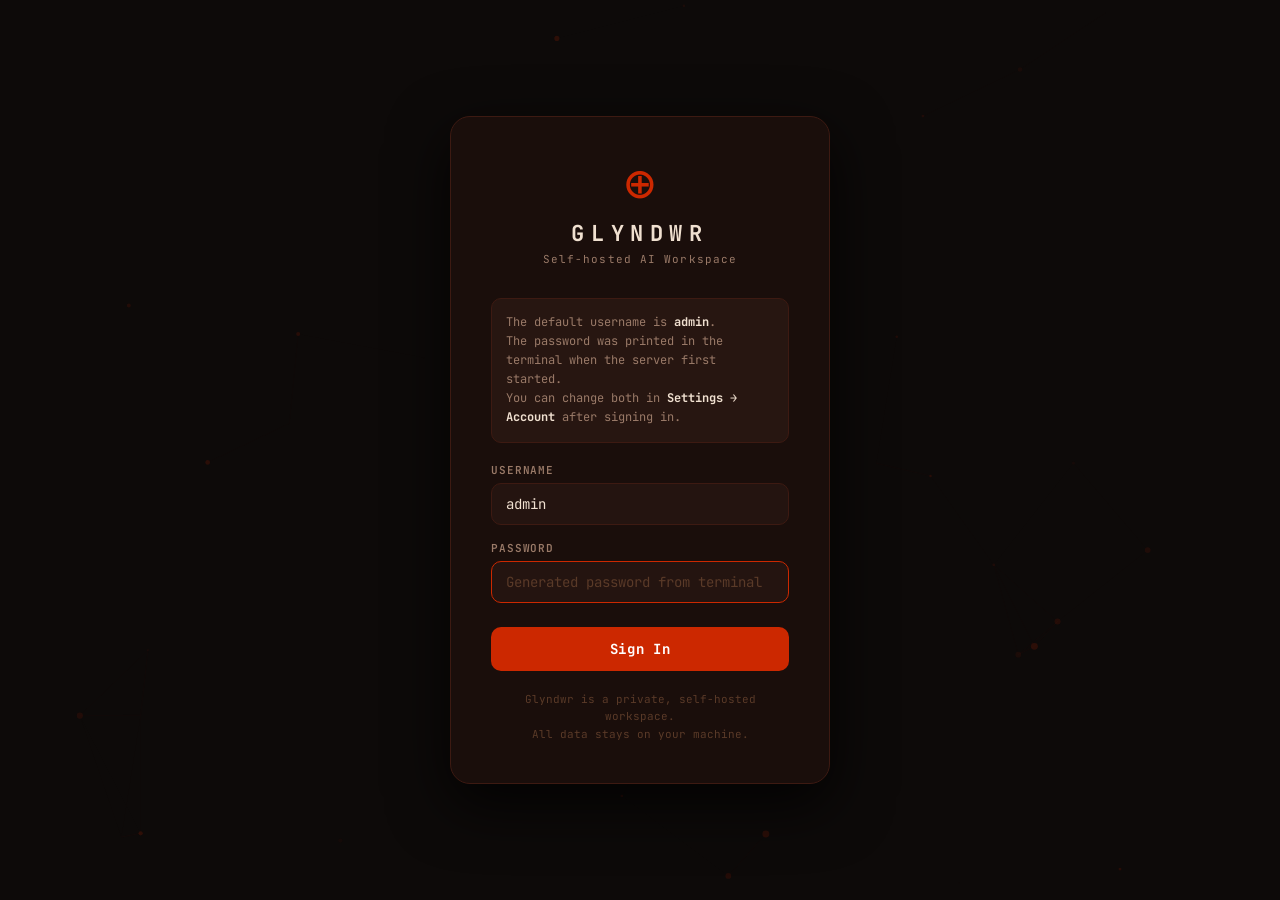
<file: static/login.html>
<!DOCTYPE html>
<html lang="en">
<head>
  <meta charset="UTF-8" />
  <meta name="viewport" content="width=device-width, initial-scale=1.0" />
  <title>Glyndwr — Sign In</title>
  <link rel="icon" href="data:image/svg+xml,<svg xmlns='http://www.w3.org/2000/svg' viewBox='0 0 100 100'><text y='.9em' font-size='90'>⊕</text></svg>" />
  <style>
    @import url('https://fonts.googleapis.com/css2?family=JetBrains+Mono:wght@400;600;700&display=swap');
    *, *::before, *::after { box-sizing: border-box; margin: 0; padding: 0; }
    html, body { height: 100%; }
    body {
      font-family: 'JetBrains Mono', 'Fira Code', monospace;
      background: #0d0a09; color: #f0e0d0;
      display: flex; align-items: center; justify-content: center;
      min-height: 100vh; padding: 20px;
    }
    #bg-canvas { position: fixed; inset: 0; z-index: 0; pointer-events: none; opacity: 0.35; }
    .login-card {
      background: #1a0e0b; border: 1px solid #3d1a12; border-radius: 20px;
      padding: 40px; width: 100%; max-width: 380px;
      position: relative; z-index: 1; box-shadow: 0 20px 60px rgba(0,0,0,0.8);
    }
    .logo { text-align: center; margin-bottom: 32px; }
    .logo-icon { font-size: 52px; color: #cc2800; line-height: 1; display: block; margin-bottom: 10px; }
    .logo-title { font-size: 22px; font-weight: 700; letter-spacing: 0.3em; }
    .logo-sub { font-size: 11px; color: #9a7a68; margin-top: 4px; letter-spacing: 0.1em; }
    .form-group { margin-bottom: 16px; }
    label { display: block; font-size: 11px; font-weight: 600; color: #9a7a68; margin-bottom: 6px; text-transform: uppercase; letter-spacing: 0.08em; }
    input {
      width: 100%; background: #241410; border: 1.5px solid #3d1a12;
      border-radius: 10px; padding: 11px 14px; color: #f0e0d0;
      font-size: 14px; font-family: inherit; outline: none; transition: border-color 0.15s;
    }
    input:focus { border-color: #cc2800; }
    input::placeholder { color: #5a3a28; }
    .btn {
      width: 100%; background: #cc2800; color: #fff; border: none;
      border-radius: 10px; padding: 13px; font-size: 14px; font-weight: 700;
      font-family: inherit; cursor: pointer; transition: background 0.15s;
      letter-spacing: 0.05em; margin-top: 8px;
    }
    .btn:hover { background: #e03000; }
    .btn:disabled { opacity: 0.5; cursor: not-allowed; }
    .error {
      background: rgba(204,40,0,0.1); border: 1px solid rgba(204,40,0,0.35);
      border-radius: 8px; padding: 10px 14px; font-size: 13px;
      color: #cc2800; margin-bottom: 16px; display: none;
    }
    .hint-box {
      background: rgba(90,58,40,0.2); border: 1px solid #3d1a12;
      border-radius: 10px; padding: 14px; margin-bottom: 20px; font-size: 12px;
      color: #9a7a68; line-height: 1.6;
    }
    .hint-box strong { color: #f0e0d0; }
    .hint-box code {
      background: rgba(204,40,0,0.15); color: #cc2800;
      padding: 1px 6px; border-radius: 4px; font-family: inherit; font-size: 12px;
    }
    .spinner {
      display: inline-block; width: 14px; height: 14px;
      border: 2px solid rgba(255,255,255,0.3); border-top-color: #fff;
      border-radius: 50%; animation: spin 0.7s linear infinite;
      vertical-align: middle; margin-right: 6px;
    }
    @keyframes spin { to { transform: rotate(360deg); } }
    .footer-note { text-align: center; font-size: 11px; color: #5a3a28; margin-top: 20px; line-height: 1.6; }
  </style>
</head>
<body>
<canvas id="bg-canvas"></canvas>

<div class="login-card">
  <div class="logo">
    <span class="logo-icon">⊕</span>
    <div class="logo-title">GLYNDWR</div>
    <div class="logo-sub">Self-hosted AI Workspace</div>
  </div>

  <div class="hint-box">
    The default username is <strong>admin</strong>.<br>
    The password was printed in the terminal when the server first started.<br>
    You can change both in <strong>Settings → Account</strong> after signing in.
  </div>

  <div class="error" id="login-error"></div>

  <div class="form-group">
    <label>Username</label>
    <input type="text" id="login-username" value="admin" autocomplete="username" />
  </div>
  <div class="form-group">
    <label>Password</label>
    <input type="password" id="login-password" placeholder="Generated password from terminal" autocomplete="current-password" />
  </div>
  <button class="btn" id="login-btn">Sign In</button>

  <p class="footer-note">
    Glyndwr is a private, self-hosted workspace.<br>
    All data stays on your machine.
  </p>
</div>

<script>
(function() {
  /* ── Animated background ────────────────────── */
  const canvas = document.getElementById('bg-canvas');
  const ctx = canvas.getContext('2d');
  let W, H, nodes = [];
  function resize() { W = canvas.width = window.innerWidth; H = canvas.height = window.innerHeight; }
  resize();
  window.addEventListener('resize', resize);
  for (let i = 0; i < 35; i++) {
    nodes.push({
      x: Math.random() * 1200, y: Math.random() * 900,
      vx: (Math.random() - 0.5) * 0.4, vy: (Math.random() - 0.5) * 0.4,
      r: Math.random() * 2 + 1, pulse: Math.random() * Math.PI * 2,
    });
  }
  function animate() {
    ctx.clearRect(0, 0, W, H);
    nodes.forEach(n => {
      n.x += n.vx; n.y += n.vy; n.pulse += 0.02;
      if (n.x < 0 || n.x > W) n.vx *= -1;
      if (n.y < 0 || n.y > H) n.vy *= -1;
    });
    for (let i = 0; i < nodes.length; i++) {
      for (let j = i + 1; j < nodes.length; j++) {
        const dx = nodes[i].x - nodes[j].x, dy = nodes[i].y - nodes[j].y;
        const d = Math.sqrt(dx * dx + dy * dy);
        if (d < 160) {
          ctx.beginPath();
          ctx.moveTo(nodes[i].x, nodes[i].y);
          ctx.lineTo(nodes[j].x, nodes[j].y);
          ctx.strokeStyle = `rgba(204,40,0,${0.18 * (1 - d / 160)})`;
          ctx.lineWidth = 0.6;
          ctx.stroke();
        }
      }
    }
    nodes.forEach(n => {
      const g = 0.5 + 0.5 * Math.sin(n.pulse);
      ctx.beginPath();
      ctx.arc(n.x, n.y, n.r * (0.8 + 0.4 * g), 0, Math.PI * 2);
      ctx.fillStyle = `rgba(204,40,0,${0.5 * g})`;
      ctx.fill();
    });
    requestAnimationFrame(animate);
  }
  animate();

  /* ── Login logic ────────────────────────────── */
  function showError(msg) {
    const el = document.getElementById('login-error');
    el.textContent = msg; el.style.display = 'block';
  }
  function hideError() { document.getElementById('login-error').style.display = 'none'; }

  async function doLogin() {
    hideError();
    const username = document.getElementById('login-username').value.trim();
    const password = document.getElementById('login-password').value;
    if (!username || !password) { showError('Please enter username and password.'); return; }
    const btn = document.getElementById('login-btn');
    btn.disabled = true;
    btn.innerHTML = '<span class="spinner"></span>Signing in…';
    try {
      const r = await fetch('/api/auth/login', {
        method: 'POST', headers: { 'Content-Type': 'application/json' },
        credentials: 'include',
        body: JSON.stringify({ username, password }),
      });
      if (!r.ok) {
        const d = await r.json().catch(() => ({}));
        showError(d.detail || 'Invalid username or password.');
        btn.disabled = false; btn.textContent = 'Sign In';
        return;
      }
      const d = await r.json();
      localStorage.setItem('glyndwr_token', d.token);
      localStorage.setItem('glyndwr_user', JSON.stringify(d.user));
      window.location.href = '/';
    } catch {
      showError('Could not connect to the server. Is it running?');
      btn.disabled = false; btn.textContent = 'Sign In';
    }
  }

  document.getElementById('login-btn').addEventListener('click', doLogin);
  document.getElementById('login-password').addEventListener('keydown', e => {
    if (e.key === 'Enter') doLogin();
  });
  document.getElementById('login-username').addEventListener('keydown', e => {
    if (e.key === 'Enter') document.getElementById('login-password').focus();
  });

  /* ── If already logged in, skip to app ─────── */
  const tok = localStorage.getItem('glyndwr_token');
  if (tok) {
    fetch('/api/auth/me', { headers: { Authorization: `Bearer ${tok}` }, credentials: 'include' })
      .then(r => { if (r.ok) window.location.href = '/'; })
      .catch(() => {});
  }

  /* ── Focus password if username already filled ─ */
  window.addEventListener('load', () => {
    const u = document.getElementById('login-username');
    const p = document.getElementById('login-password');
    if (u.value) p.focus(); else u.focus();
  });
})();
</script>
</body>
</html>
</file>
